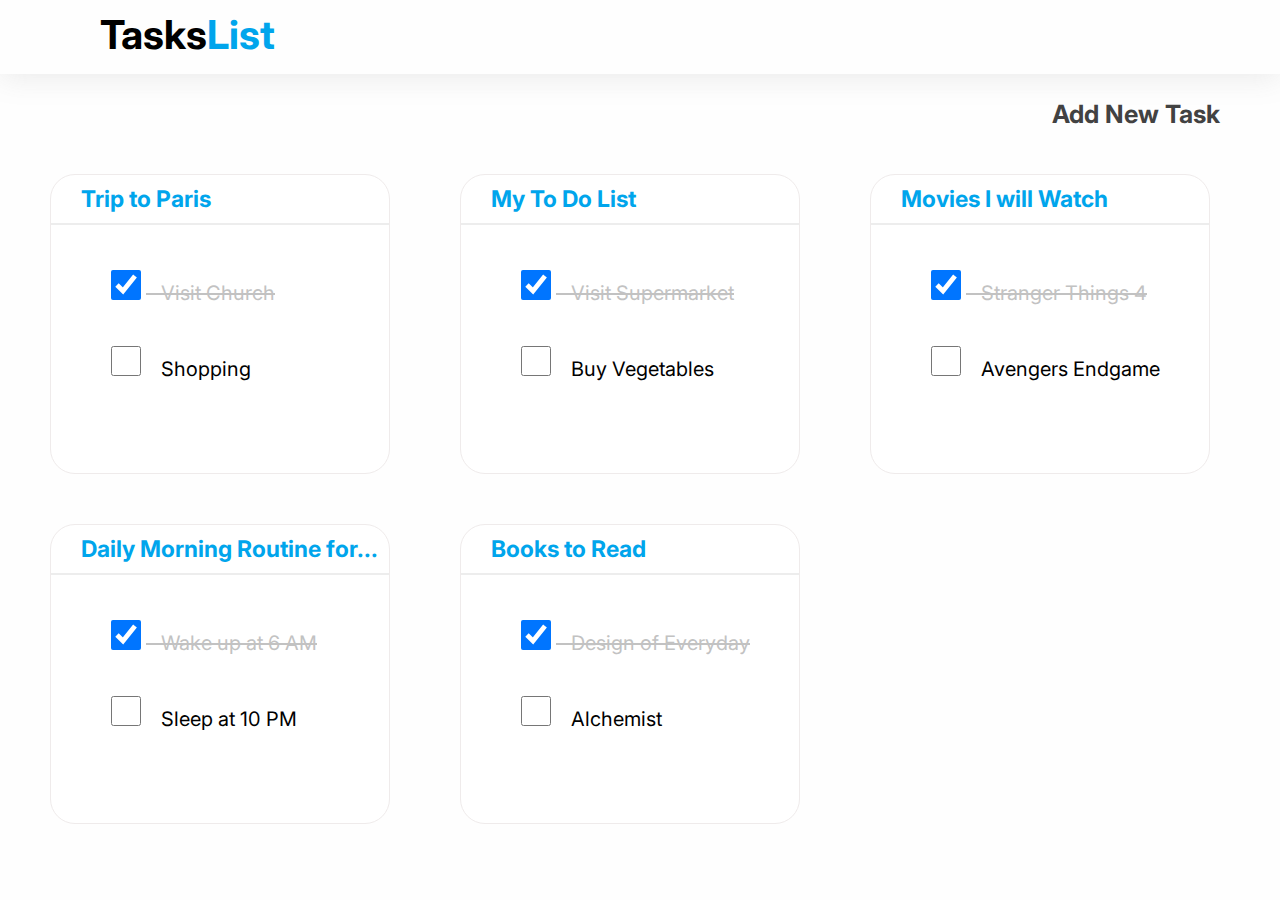
<file: index.html>
<!DOCTYPE html>
<html lang="en">
<head>
    <meta charset="UTF-8">
    <meta http-equiv="X-UA-Compatible" content="IE=edge">
    <meta name="viewport" content="width=device-width, initial-scale=1.0">
    <link rel="stylesheet" href="index.css">
    <title>To Do Web</title>
    <link rel="stylesheet" href="https://cdnjs.cloudflare.com/ajax/libs/font-awesome/6.2.0/css/all.min.css" integrity="sha512-xh6O/CkQoPOWDdYTDqeRdPCVd1SpvCA9XXcUnZS2FmJNp1coAFzvtCN9BmamE+4aHK8yyUHUSCcJHgXloTyT2A==" crossorigin="anonymous" referrerpolicy="no-referrer" />
    <link href="https://fonts.googleapis.com/css2?family=Inter&display=swap" rel="stylesheet">
    

</head>
<body>
    <div class="container9">
        <header class="header1">
            <div class="plus">
            <a class="yet" href="index1.html">
            <span style="color: black;">Tasks</span><span style="color: #00A5EC;">List</span> </a>
            </div>
        </header>
        <div class="container2">
            <div class="plus1">
                <a class="yet" href="index3.html"><i class="fa-solid fa-circle-plus text"></i>&nbsp;&nbsp;<span class="test7">Add New Task</span> </a>
            </div>
        </div>
    

        <div class="f-cards">
            <div class="card card1">
            <a href="index2.html" class="wait">Trip to Paris</a>
            <hr>
            <div class="rome">
                <form class="form">
                    <input type="checkbox" name="visit" id="visit" class="visit" checked>
                    <label for="text">&nbsp;&nbsp; Visit Church</label>
                    <br>
                    <br>
                    <input type="checkbox" name="visit1" id="visit1" class="visit1">
                    <label for="text1">&nbsp;&nbsp; Shopping</label>
                </form>
            </div>
            </div>
            <div class="card card2">
                <a href="index4.html" class="wait">My To Do List</a>
                <hr>
                <div class="rome1">
                    <form class="form1">
                        <input type="checkbox" name="visit" id="visit" class="visit" checked>
                        <label for="text">&nbsp;&nbsp; Visit Supermarket</label>
                        <br>
                        <br>
                        <input type="checkbox" name="visit1" id="visit1" class="visit1">
                        <label for="text1">&nbsp;&nbsp; Buy Vegetables</label>
                    </form>
                </div>
            </div>
            <div class="card card3">
                <a href="index5.html" class="wait">Movies I will Watch</a>
                <hr>
                <div class="rome2">
                    <form class="form2">
                        <input type="checkbox" name="visit" id="visit" class="visit" checked>
                        <label for="text">&nbsp;&nbsp; Stranger Things 4</label>
                        <br>
                        <br>
                        <input type="checkbox" name="visit1" id="visit1" class="visit1">
                        <label for="text1">&nbsp;&nbsp; Avengers Endgame</label>
                    </form>
                </div>
            </div>
            <div class="card card4">
                <a href="index6.html" class="wait">Daily Morning Routine for...</a>
                <hr>
                <div class="rome3">
                    <form class="form3">
                        <input type="checkbox" name="visit" id="visit" class="visit" checked>
                        <label for="text">&nbsp;&nbsp; Wake up at 6 AM</label>
                        <br>
                        <br>
                        <input type="checkbox" name="visit1" id="visit1" class="visit1">
                        <label for="text1">&nbsp;&nbsp; Sleep at 10 PM</label>
                    </form>
                </div>
            </div>
            <div class="card card5">
                <a href="index7.html" class="wait">Books to Read</a>
                <hr>
                <div class="rome4">
                    <form class="form4">
                        <input type="checkbox" name="visit" id="visit" class="visit" checked>
                        <label for="text">&nbsp;&nbsp; Design of Everyday</label>
                        <br>
                        <br>
                        <input type="checkbox" name="visit1" id="visit1" class="visit1">
                        <label for="text1">&nbsp;&nbsp;  Alchemist</label>
                    </form>
                </div>
            </div>
        </div>
    </div>  

</body>
</html>
</file>
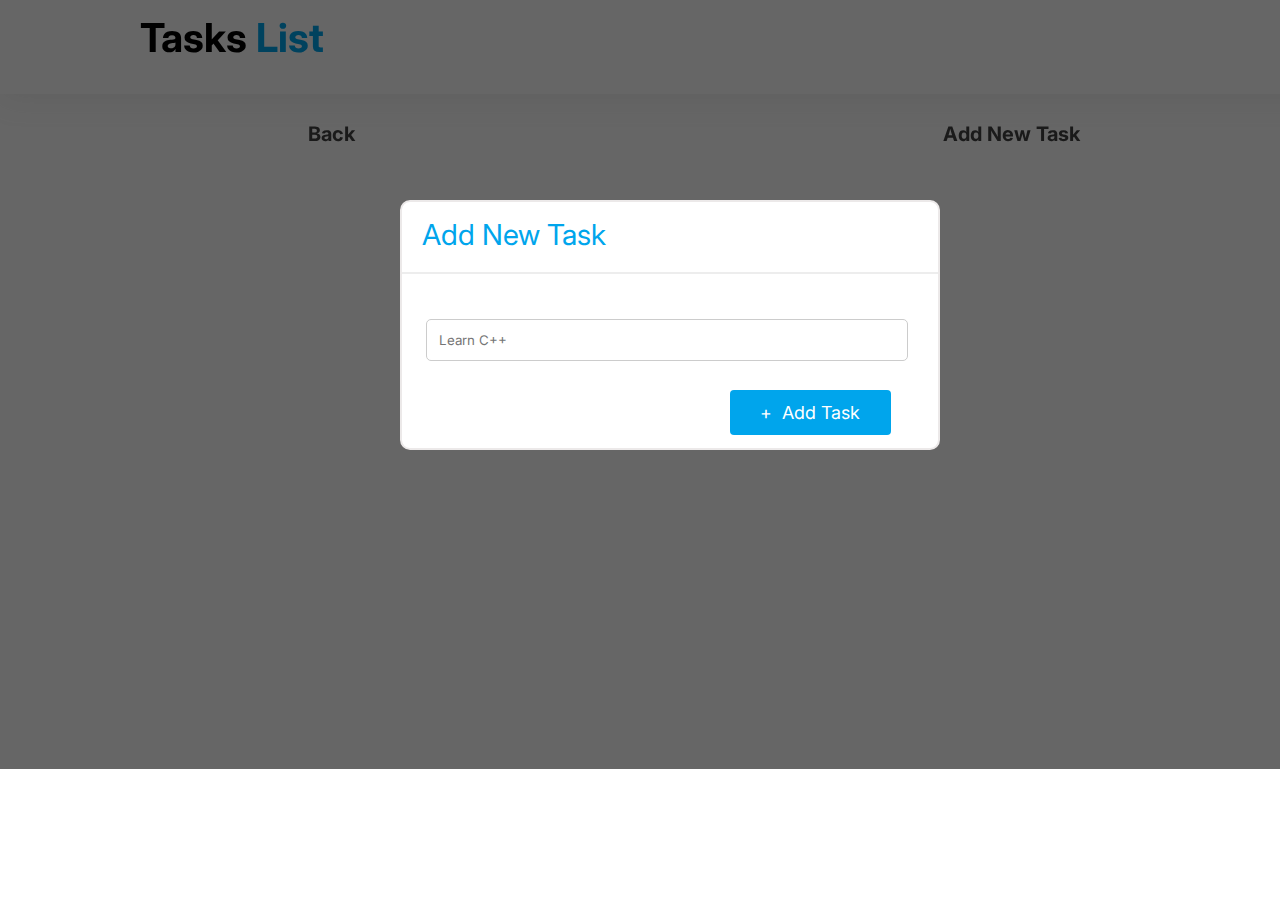
<file: index1.html>
<!DOCTYPE html>
<html lang="en">
<head>
    <meta charset="UTF-8">
    <meta http-equiv="X-UA-Compatible" content="IE=edge">
    <meta name="viewport" content="width=device-width, initial-scale=1.0">
    <link rel="stylesheet" href="index.css">
    <title>Document</title>
    <link rel="stylesheet" href="https://cdnjs.cloudflare.com/ajax/libs/font-awesome/6.2.0/css/all.min.css" integrity="sha512-xh6O/CkQoPOWDdYTDqeRdPCVd1SpvCA9XXcUnZS2FmJNp1coAFzvtCN9BmamE+4aHK8yyUHUSCcJHgXloTyT2A==" crossorigin="anonymous" referrerpolicy="no-referrer" />
    <link href="https://fonts.googleapis.com/css2?family=Inter&display=swap" rel="stylesheet">
</head>
<body>
    <div class="dan" style="filter:brightness(40%);">
    <div class="container1">
        <header class="test">
            <span style="color:black;">Tasks </span><span style="color:#00A5EC;">List</span>  
        </header>
        <div class="ndlayer">
            <a href="./index.html" class="counter1 link1">
                <div class="fog">
                <i class="fas fa-arrow-circle-left fa-lg"></i>&nbsp;&nbsp;<span class="add1">Back</span> 
                </div> 
            </a>
            <a href="./index1.html" class="counter link2">
                <div class="fog1">
                <i class="fas fa-plus-circle fa-lg"></i>&nbsp;&nbsp;<span class="add">Add New Task</span> 
                </div> 
            </a>
        </div>
        <div class="flex-cards">
            <div class="cards">
            <h2 class="pack">Trip to Paris</h2>
            <hr>
            <div class="rare">
                <form class="form">
                    <input type="checkbox" name="firm" id="firm" class="firm" checked>
                    <label for="text">&nbsp;&nbsp; Visit Church</label>
                    <br>
                    <br>
                    <input type="checkbox" name="firm1" id="firm1" class="firm1">
                    <label for="text">&nbsp;&nbsp; Shopping</label>
                </form>
            </div>
            </div>
        
    </div>
</div>
</div>


<div class="add-container">
    <div class="layout">
        <div class="box">
            <div class="text">Add New Task</div>
                    <div class="icon"><a href="./index.html"><i class="fas fa-times"></i></a>
                    </div>
                    <hr>
                <div class="task-body">
                    <form action="./index.html">
                        <input type="text" name="course" id="course" placeholder="Learn C++">
                        <input type="submit" class="done" value="+  Add Task">
            </div>
    </div>
</div>    

</body>
</html>
</file>
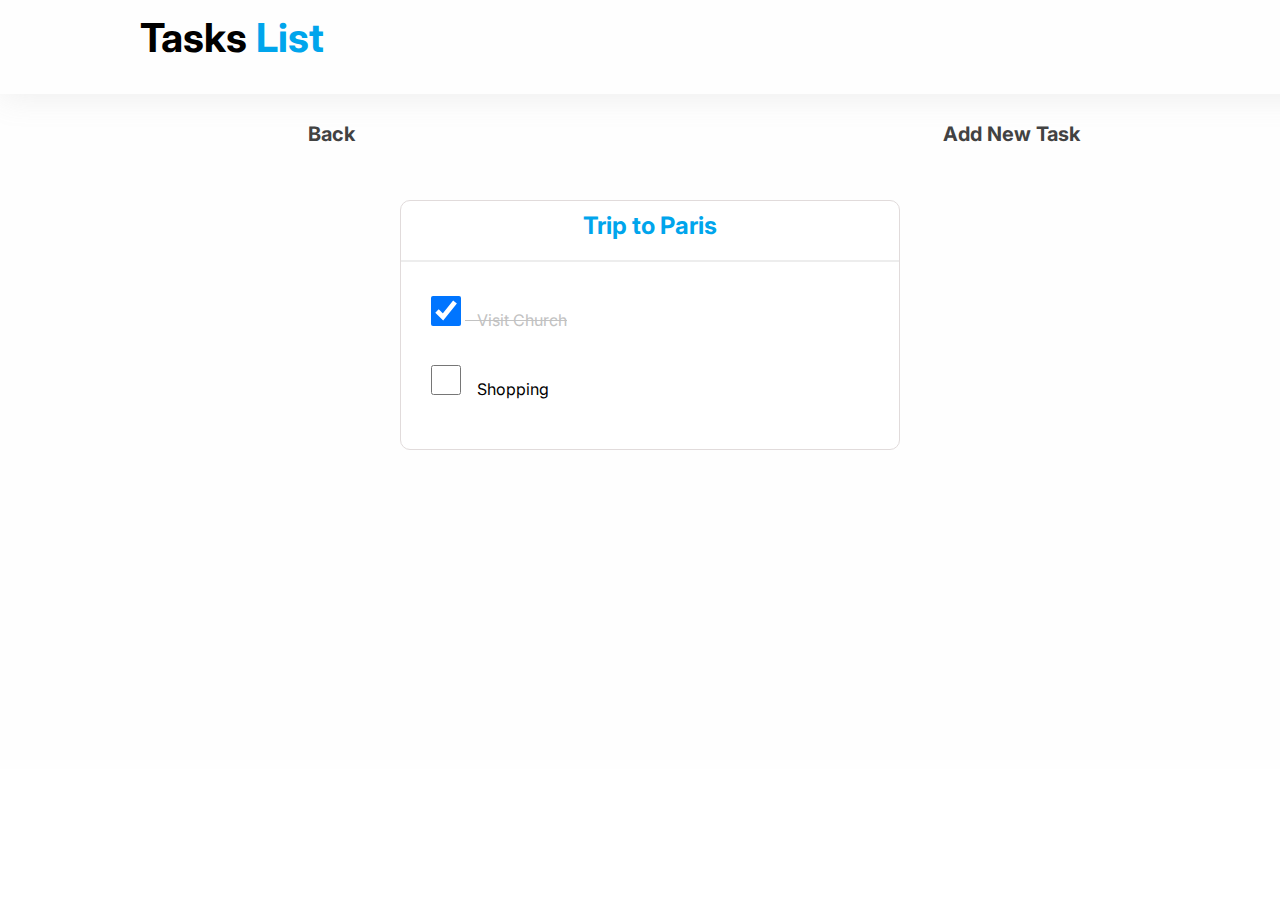
<file: index2.html>
<!DOCTYPE html>
<html lang="en">
<head>
    <meta charset="UTF-8">
    <meta http-equiv="X-UA-Compatible" content="IE=edge">
    <meta name="viewport" content="width=device-width, initial-scale=1.0">
    <link rel="stylesheet" href="index.css">
    <title>Document</title>
    <link rel="stylesheet" href="https://cdnjs.cloudflare.com/ajax/libs/font-awesome/6.2.0/css/all.min.css" integrity="sha512-xh6O/CkQoPOWDdYTDqeRdPCVd1SpvCA9XXcUnZS2FmJNp1coAFzvtCN9BmamE+4aHK8yyUHUSCcJHgXloTyT2A==" crossorigin="anonymous" referrerpolicy="no-referrer" />
    <link href="https://fonts.googleapis.com/css2?family=Inter&display=swap" rel="stylesheet">
</head>
<body>
    <div class="container1">
        <header class="test">
            <span style="color:black;">Tasks </span><span style="color:#00A5EC;">List</span>  
        </header>
        <div class="ndlayer">
            <a href="./index.html" class="counter1 link1">
                <div class="fog">
                <i class="fas fa-arrow-circle-left fa-lg"></i>&nbsp;&nbsp;<span class="add1">Back</span> 
                </div> 
            </a>
            <a href="./index1.html" class="counter link2">
                <div class="fog1">
                <i class="fas fa-plus-circle fa-lg"></i>&nbsp;&nbsp;<span class="add">Add New Task</span> 
                </div> 
            </a>
        </div>
        <div class="flex-cards">
            <div class="cards">
            <h2 class="pack">Trip to Paris</h2>
            <hr>
            <div class="rare">
                <form class="form">
                    <input type="checkbox" name="firm" id="firm" class="firm" checked>
                    <label for="text">&nbsp;&nbsp; Visit Church</label>
                    <br>
                    <br>
                    <input type="checkbox" name="firm1" id="firm1" class="firm1">
                    <label for="text">&nbsp;&nbsp; Shopping</label>
                </form>
            </div>
            </div>
        
    </div>
</body>
</html>
</file>
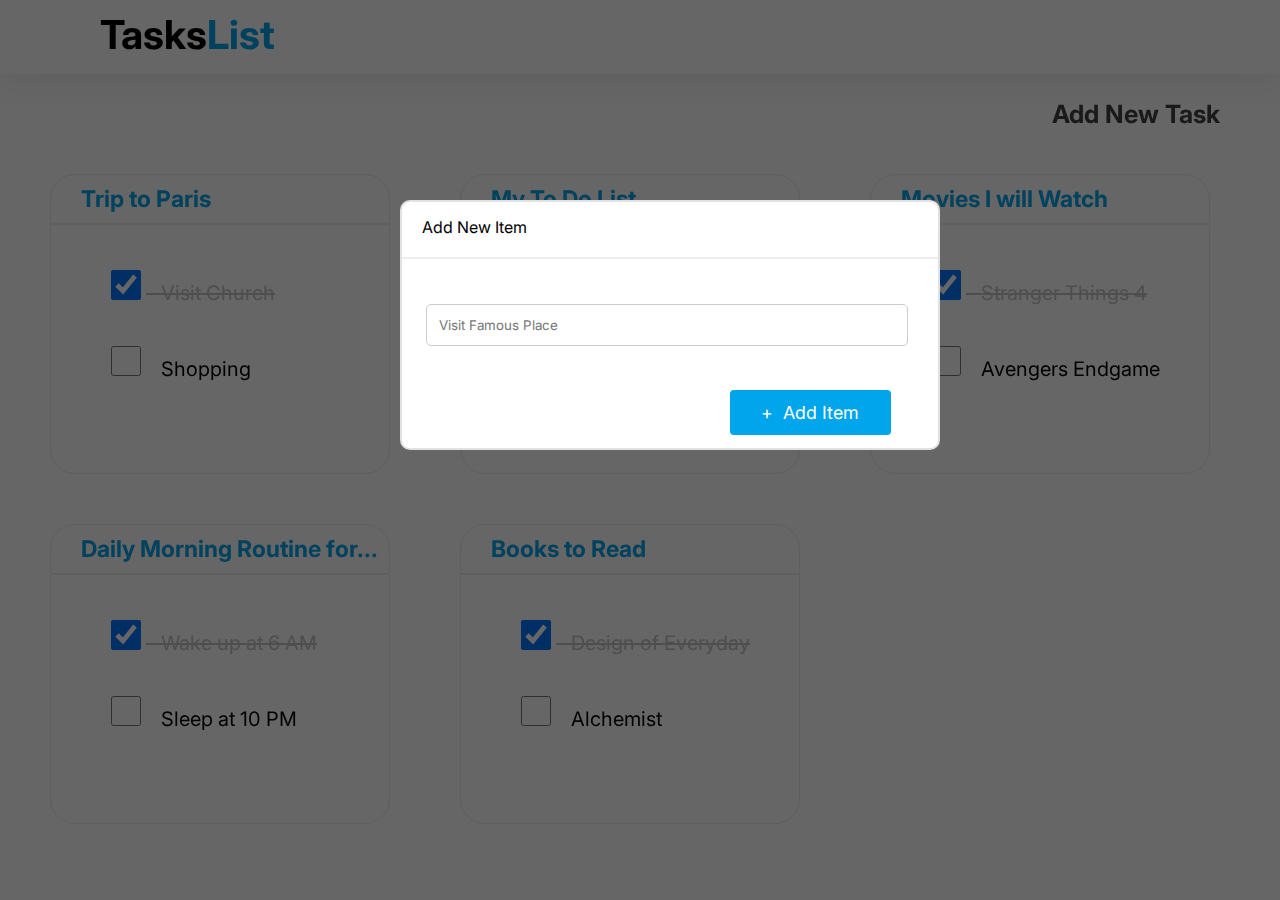
<file: index3.html>
<!DOCTYPE html>
<html lang="en">
<head>
    <meta charset="UTF-8">
    <meta http-equiv="X-UA-Compatible" content="IE=edge">
    <meta name="viewport" content="width=device-width, initial-scale=1.0">
    <link rel="stylesheet" href="index.css">
    <title>Document</title>
    <link rel="stylesheet" href="https://cdnjs.cloudflare.com/ajax/libs/font-awesome/6.2.0/css/all.min.css" integrity="sha512-xh6O/CkQoPOWDdYTDqeRdPCVd1SpvCA9XXcUnZS2FmJNp1coAFzvtCN9BmamE+4aHK8yyUHUSCcJHgXloTyT2A==" crossorigin="anonymous" referrerpolicy="no-referrer" />
    <link href="https://fonts.googleapis.com/css2?family=Inter&display=swap" rel="stylesheet">
</head>
<body>
    <div class="row" style="filter: brightness(40%);">
        <div class="container9">
            <header class="header1">
                <div class="plus">
                <a class="yet" href="index1.html">
                <span style="color: black;">Tasks</span><span style="color: #00A5EC;">List</span> </a>
                </div>
            </header>
            <div class="container2">
                <div class="plus1">
                    <a class="yet" href="index3.html"><i class="fa-solid fa-circle-plus text"></i>&nbsp;&nbsp;<span class="test7">Add New Task</span> </a>
                </div>
            </div>
        
    
            <div class="f-cards">
                <div class="card card1">
                <a href="index2.html" class="wait">Trip to Paris</a>
                <hr>
                <div class="rome">
                    <form class="form">
                        <input type="checkbox" name="visit" id="visit" class="visit" checked>
                        <label for="text">&nbsp;&nbsp; Visit Church</label>
                        <br>
                        <br>
                        <input type="checkbox" name="visit1" id="visit1" class="visit1">
                        <label for="text1">&nbsp;&nbsp; Shopping</label>
                    </form>
                </div>
                </div>
                <div class="card card2">
                    <a href="index4.html" class="wait">My To Do List</a>
                    <hr>
                    <div class="rome1">
                        <form class="form1">
                            <input type="checkbox" name="visit" id="visit" class="visit" checked>
                            <label for="text">&nbsp;&nbsp; Visit Supermarket</label>
                            <br>
                            <br>
                            <input type="checkbox" name="visit1" id="visit1" class="visit1">
                            <label for="text1">&nbsp;&nbsp; Buy Vegetables</label>
                        </form>
                    </div>
                </div>
                <div class="card card3">
                    <a href="index5.html" class="wait">Movies I will Watch</a>
                    <hr>
                    <div class="rome2">
                        <form class="form2">
                            <input type="checkbox" name="visit" id="visit" class="visit" checked>
                            <label for="text">&nbsp;&nbsp; Stranger Things 4</label>
                            <br>
                            <br>
                            <input type="checkbox" name="visit1" id="visit1" class="visit1">
                            <label for="text1">&nbsp;&nbsp; Avengers Endgame</label>
                        </form>
                    </div>
                </div>
                <div class="card card4">
                    <a href="index6.html" class="wait">Daily Morning Routine for...</a>
                    <hr>
                    <div class="rome3">
                        <form class="form3">
                            <input type="checkbox" name="visit" id="visit" class="visit" checked>
                            <label for="text">&nbsp;&nbsp; Wake up at 6 AM</label>
                            <br>
                            <br>
                            <input type="checkbox" name="visit1" id="visit1" class="visit1">
                            <label for="text1">&nbsp;&nbsp; Sleep at 10 PM</label>
                        </form>
                    </div>
                </div>
                <div class="card card5">
                    <a href="index7.html" class="wait">Books to Read</a>
                    <hr>
                    <div class="rome4">
                        <form class="form4">
                            <input type="checkbox" name="visit" id="visit" class="visit" checked>
                            <label for="text">&nbsp;&nbsp; Design of Everyday</label>
                            <br>
                            <br>
                            <input type="checkbox" name="visit1" id="visit1" class="visit1">
                            <label for="text1">&nbsp;&nbsp;  Alchemist</label>
                        </form>
                    </div>
                </div>
            </div>
        </div>  
    
</div>

    <div class="add-container1">
        <div class="layout1">
            <div class="box1">
                <div class="text1">Add New Item</div>
                        <div class="icon1"><a href="./index.html"><i class="fas fa-times"></i></a>
                        </div>
                        <hr>
                    <div class="task-body1">
                        <form action="./index.html">
                            <input type="text" name="course1" id="course1" placeholder="Visit Famous Place">
                            <input type="submit" class="done" value="+  Add Item">
                </div>
        </div>
    </div>    
    
</body>
</html>
</file>
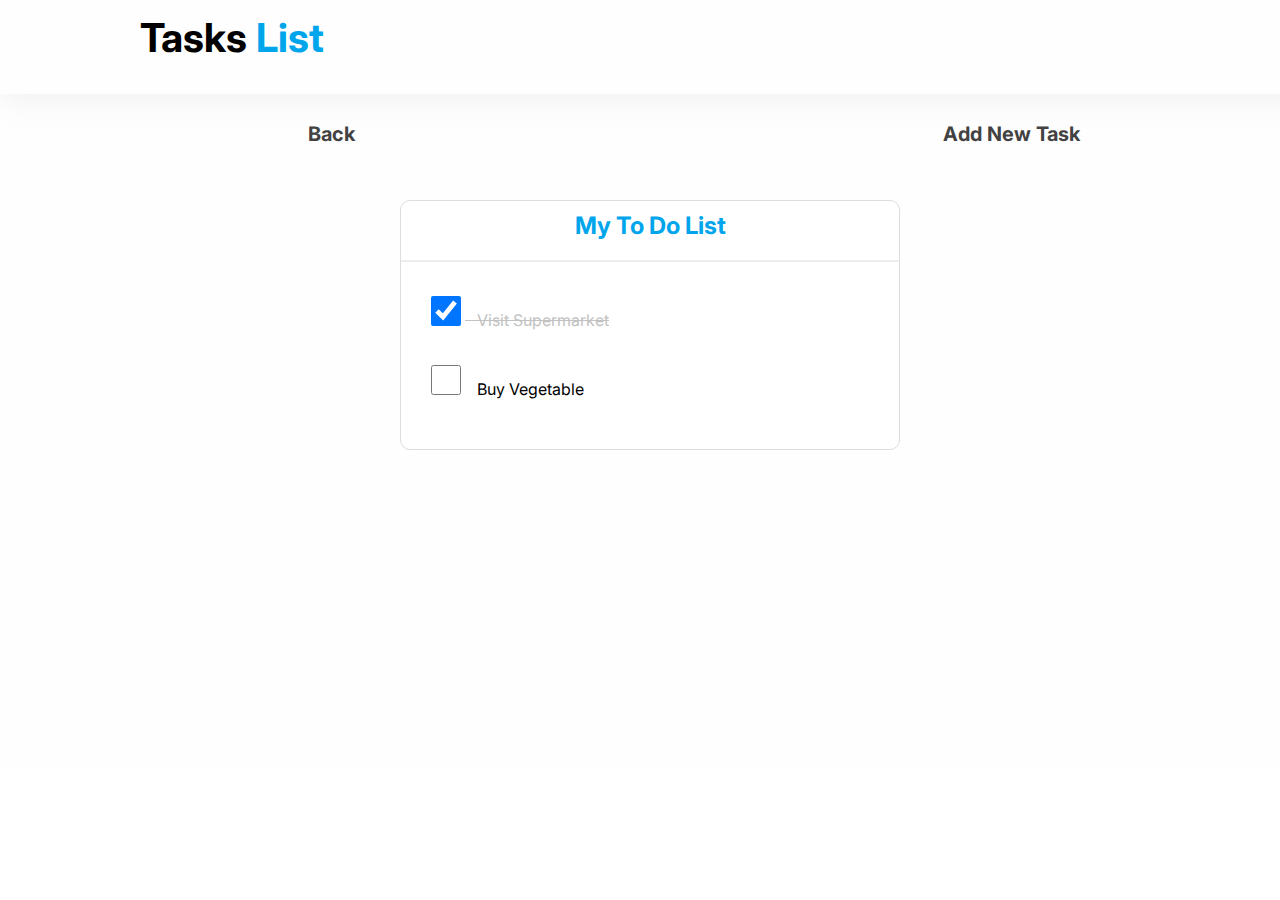
<file: index4.html>
<!DOCTYPE html>
<html lang="en">
<head>
    <meta charset="UTF-8">
    <meta http-equiv="X-UA-Compatible" content="IE=edge">
    <meta name="viewport" content="width=device-width, initial-scale=1.0">
    <link rel="stylesheet" href="index.css">
    <title>Document</title>
    <link rel="stylesheet" href="https://cdnjs.cloudflare.com/ajax/libs/font-awesome/6.2.0/css/all.min.css" integrity="sha512-xh6O/CkQoPOWDdYTDqeRdPCVd1SpvCA9XXcUnZS2FmJNp1coAFzvtCN9BmamE+4aHK8yyUHUSCcJHgXloTyT2A==" crossorigin="anonymous" referrerpolicy="no-referrer" />
    <link href="https://fonts.googleapis.com/css2?family=Inter&display=swap" rel="stylesheet">
</head>
<body>
    <div class="container1">
        <header class="test">
            <span style="color:black;">Tasks </span><span style="color:#00A5EC;">List</span>  
        </header>
        <div class="ndlayer">
            <a href="./index.html" class="counter1 link1">
                <div class="fog">
                <i class="fas fa-arrow-circle-left fa-lg"></i>&nbsp;&nbsp;<span class="add1">Back</span> 
                </div> 
            </a>
            <a href="./index1.html" class="counter link2">
                <div class="fog1">
                <i class="fas fa-plus-circle fa-lg"></i>&nbsp;&nbsp;<span class="add">Add New Task</span> 
                </div> 
            </a>
        </div>
        <div class="flex-cards">
            <div class="cards">
            <h2 class="pack">My To Do List</h2>
            <hr>
            <div class="rare">
                <form class="form">
                    <input type="checkbox" name="firm" id="firm" class="firm" checked>
                    <label for="text">&nbsp;&nbsp; Visit Supermarket</label>
                    <br>
                    <br>
                    <input type="checkbox" name="firm1" id="firm1" class="firm1">
                    <label for="text">&nbsp;&nbsp; Buy Vegetable</label>
                </form>
            </div>
            </div>
        
    </div>
</body>
</html>
</file>
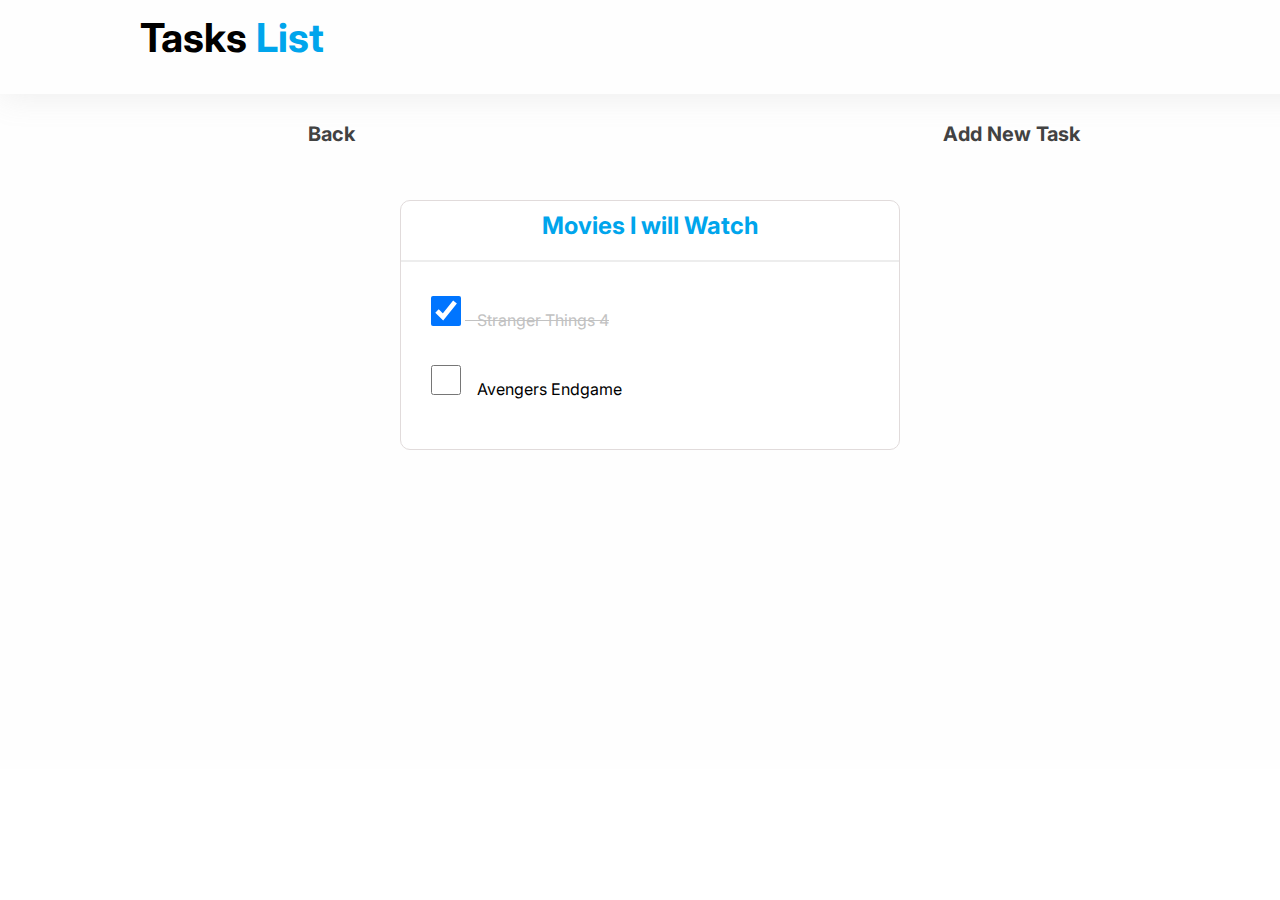
<file: index5.html>
<!DOCTYPE html>
<html lang="en">
<head>
    <meta charset="UTF-8">
    <meta http-equiv="X-UA-Compatible" content="IE=edge">
    <meta name="viewport" content="width=device-width, initial-scale=1.0">
    <link rel="stylesheet" href="index.css">
    <title>Document</title>
    <link rel="stylesheet" href="https://cdnjs.cloudflare.com/ajax/libs/font-awesome/6.2.0/css/all.min.css" integrity="sha512-xh6O/CkQoPOWDdYTDqeRdPCVd1SpvCA9XXcUnZS2FmJNp1coAFzvtCN9BmamE+4aHK8yyUHUSCcJHgXloTyT2A==" crossorigin="anonymous" referrerpolicy="no-referrer" />
    <link href="https://fonts.googleapis.com/css2?family=Inter&display=swap" rel="stylesheet">
</head>
<body>
    <div class="container1">
        <header class="test">
            <span style="color:black;">Tasks </span><span style="color:#00A5EC;">List</span>  
        </header>
        <div class="ndlayer">
            <a href="./index.html" class="counter1 link1">
                <div class="fog">
                <i class="fas fa-arrow-circle-left fa-lg"></i>&nbsp;&nbsp;<span class="add1">Back</span> 
                </div> 
            </a>
            <a href="./index1.html" class="counter link2">
                <div class="fog1">
                <i class="fas fa-plus-circle fa-lg"></i>&nbsp;&nbsp;<span class="add">Add New Task</span> 
                </div> 
            </a>
        </div>
        <div class="flex-cards">
            <div class="cards">
            <h2 class="pack">Movies I will Watch</h2>
            <hr>
            <div class="rare">
                <form class="form">
                    <input type="checkbox" name="firm" id="firm" class="firm" checked>
                    <label for="text">&nbsp;&nbsp; Stranger Things 4</label>
                    <br>
                    <br>
                    <input type="checkbox" name="firm1" id="firm1" class="firm1">
                    <label for="text">&nbsp;&nbsp; Avengers Endgame</label>
                </form>
            </div>
            </div>
        
    </div>
</body>
</html>
</file>
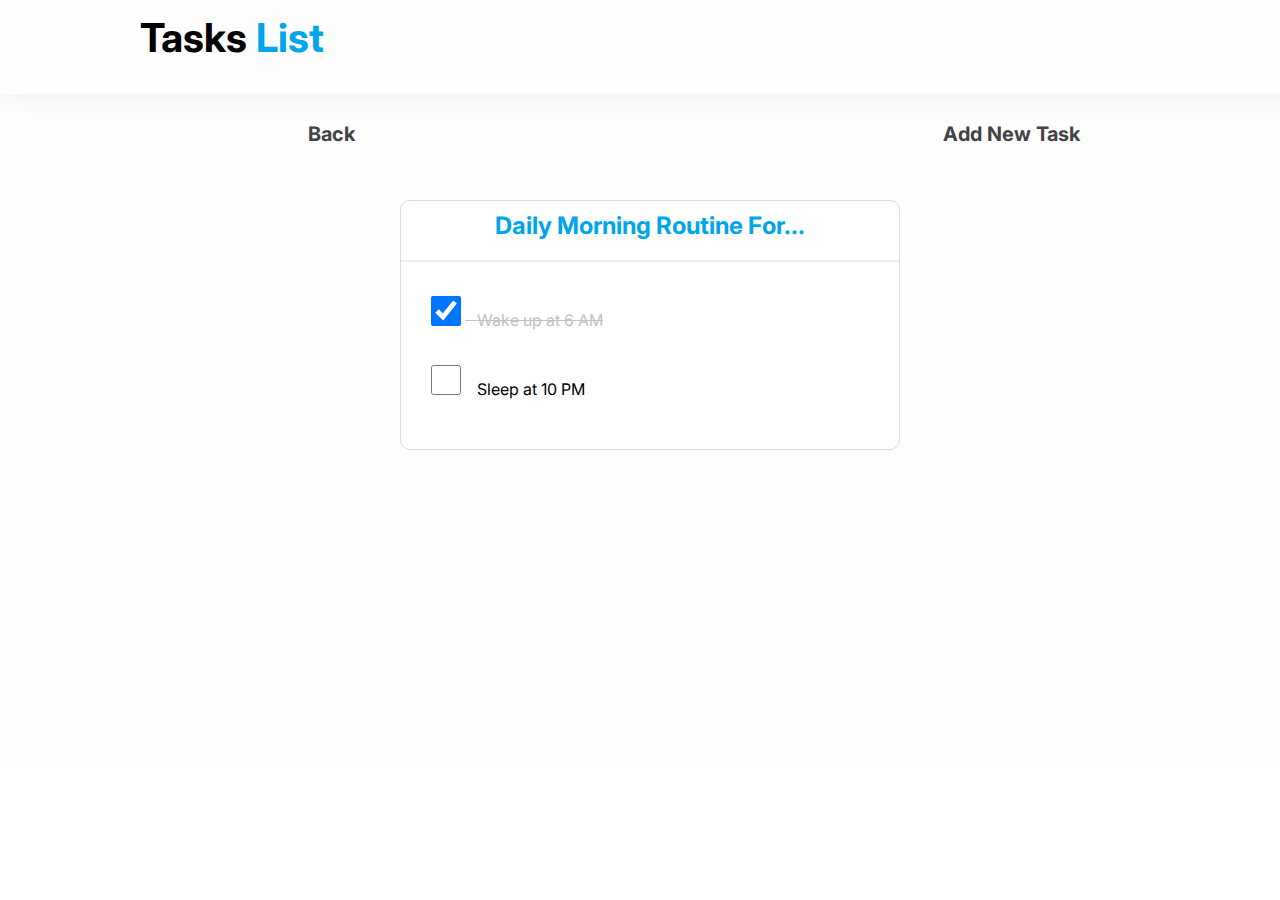
<file: index6.html>
<!DOCTYPE html>
<html lang="en">
<head>
    <meta charset="UTF-8">
    <meta http-equiv="X-UA-Compatible" content="IE=edge">
    <meta name="viewport" content="width=device-width, initial-scale=1.0">
    <link rel="stylesheet" href="index.css">
    <title>Document</title>
    <link rel="stylesheet" href="https://cdnjs.cloudflare.com/ajax/libs/font-awesome/6.2.0/css/all.min.css" integrity="sha512-xh6O/CkQoPOWDdYTDqeRdPCVd1SpvCA9XXcUnZS2FmJNp1coAFzvtCN9BmamE+4aHK8yyUHUSCcJHgXloTyT2A==" crossorigin="anonymous" referrerpolicy="no-referrer" />
    <link href="https://fonts.googleapis.com/css2?family=Inter&display=swap" rel="stylesheet">
</head>
<body>
    <div class="container1">
        <header class="test">
            <span style="color:black;">Tasks </span><span style="color:#00A5EC;">List</span>  
        </header>
        <div class="ndlayer">
            <a href="./index.html" class="counter1 link1">
                <div class="fog">
                <i class="fas fa-arrow-circle-left fa-lg"></i>&nbsp;&nbsp;<span class="add1">Back</span> 
                </div> 
            </a>
            <a href="./index1.html" class="counter link2">
                <div class="fog1">
                <i class="fas fa-plus-circle fa-lg"></i>&nbsp;&nbsp;<span class="add">Add New Task</span> 
                </div> 
            </a>
        </div>
        <div class="flex-cards">
            <div class="cards">
            <h2 class="pack">Daily Morning Routine For...</h2>
            <hr>
            <div class="rare">
                <form class="form">
                    <input type="checkbox" name="firm" id="firm" class="firm" checked>
                    <label for="text">&nbsp;&nbsp; Wake up at 6 AM</label>
                    <br>
                    <br>
                    <input type="checkbox" name="firm1" id="firm1" class="firm1">
                    <label for="text">&nbsp;&nbsp; Sleep at 10 PM</label>
                </form>
            </div>
            </div>
        
    </div>
</body>
</html>
</file>
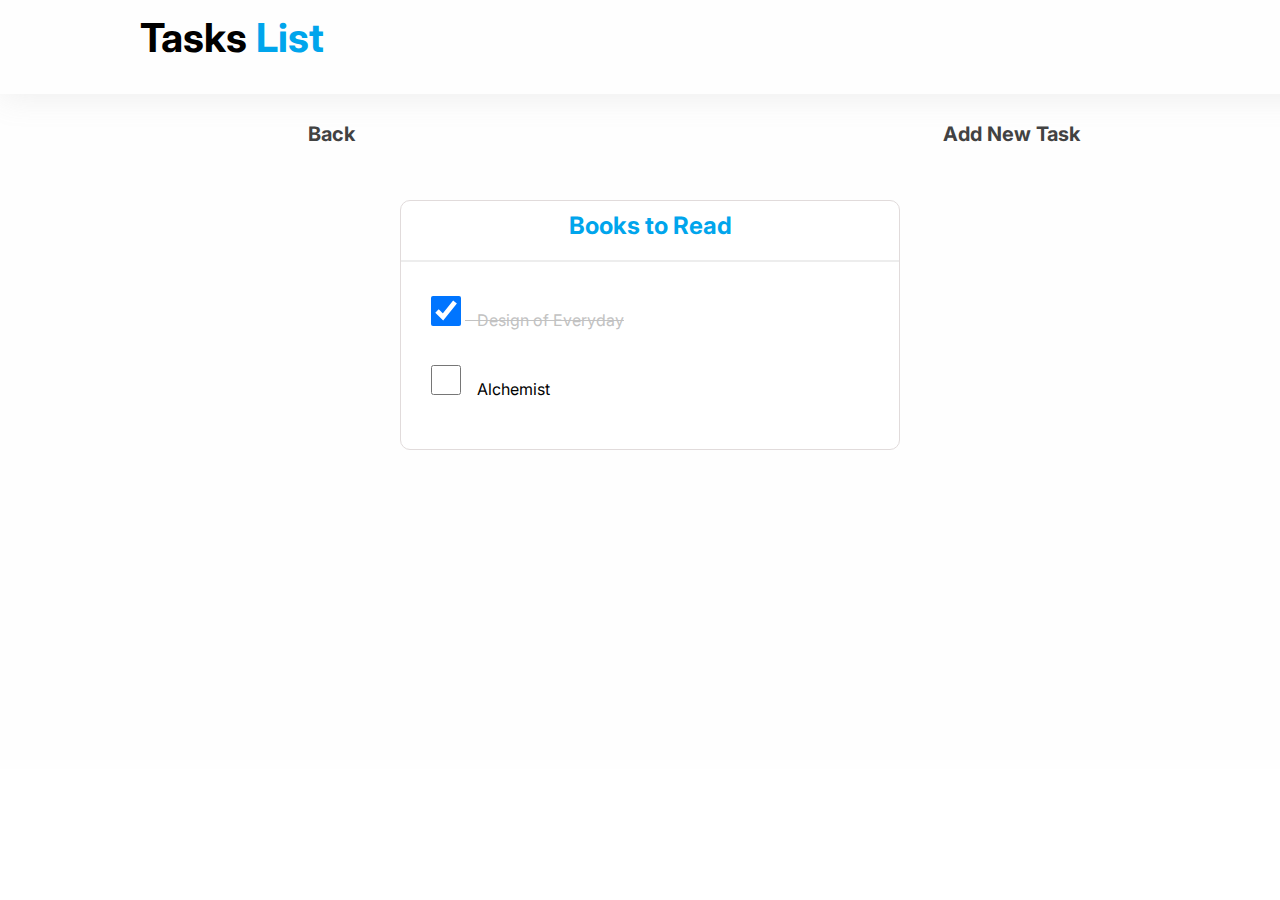
<file: index7.html>
<!DOCTYPE html>
<html lang="en">
<head>
    <meta charset="UTF-8">
    <meta http-equiv="X-UA-Compatible" content="IE=edge">
    <meta name="viewport" content="width=device-width, initial-scale=1.0">
    <link rel="stylesheet" href="index.css">
    <title>Document</title>
    <link rel="stylesheet" href="https://cdnjs.cloudflare.com/ajax/libs/font-awesome/6.2.0/css/all.min.css" integrity="sha512-xh6O/CkQoPOWDdYTDqeRdPCVd1SpvCA9XXcUnZS2FmJNp1coAFzvtCN9BmamE+4aHK8yyUHUSCcJHgXloTyT2A==" crossorigin="anonymous" referrerpolicy="no-referrer" />
    <link href="https://fonts.googleapis.com/css2?family=Inter&display=swap" rel="stylesheet">
</head>
<body>
    <div class="container1">
        <header class="test">
            <span style="color:black;">Tasks </span><span style="color:#00A5EC;">List</span>  
        </header>
        <div class="ndlayer">
            <a href="./index.html" class="counter1 link1">
                <div class="fog">
                <i class="fas fa-arrow-circle-left fa-lg"></i>&nbsp;&nbsp;<span class="add1">Back</span> 
                </div> 
            </a>
            <a href="./index1.html" class="counter link2">
                <div class="fog1">
                <i class="fas fa-plus-circle fa-lg"></i>&nbsp;&nbsp;<span class="add">Add New Task</span> 
                </div> 
            </a>
        </div>
        <div class="flex-cards">
            <div class="cards">
            <h2 class="pack">Books to Read</h2>
            <hr>
            <div class="rare">
                <form class="form">
                    <input type="checkbox" name="firm" id="firm" class="firm" checked>
                    <label for="text">&nbsp;&nbsp; Design of Everyday</label>
                    <br>
                    <br>
                    <input type="checkbox" name="firm1" id="firm1" class="firm1">
                    <label for="text">&nbsp;&nbsp; Alchemist</label>
                </form>
            </div>
            </div>
        
    </div>
</body>
</html>
</file>
<file: index.css>
* {
    margin: 0;
    padding: 0;
    box-sizing: border-box;
    font-family: 'Inter', sans-serif;
}

.container9 {
    background-color: #fefefe;
    max-width: 1300px;
    height: 900px;
    margin: auto;
    
}

.header1{
    box-shadow: 0px 3px 30px #7B7B7B29;
    padding: 15px 100px;
    padding-top: 10px;
    
}
.plus{
    font-size: 40px;
    font-weight: 700;
}
.yet{
    text-decoration: none;
    
    
}
.plus1{
    position: absolute;
    top: 90px;
    right: 60px;
}
span{
    font: normal bold 40px/49px Inter;
    letter-spacing: 0px;
    color: #424242;
}

.container2 {
    margin-top: 50px;
    margin-left: 916px;
    
}

.text{
    color: #00A5EC;
    font-size: 29px;

}
.test7{
    font-size: 25px;    
}

/* Create cards */

.f-cards{
    display: flex;
    flex-wrap: wrap;
}
.card:hover{
    box-shadow: 6px 6px 10px 10px rgb(188, 183, 183);
    cursor: pointer;
}

.card{
    width: 340px;
    height: 300px;
    background-color: white;
    border-radius: 25px;
    border: 1px solid rgb(239, 235, 235);
    margin-left: 50px;
    margin-top: 50px;

}
.card1{
    margin-right: 20px;
}
.wait{
    font-weight: bold;
    font-size: 23px;
    padding-left: 30px;
    text-decoration: none;
    color: #00A5EC;
    position: relative;
    top: 10px;
}
hr{
    border: 1px solid #EDEDED;
    margin-top: 20px;
    margin-bottom: 30px;
}
.rome{
    display: flex;
    padding-left: 30px;
    font-size: 20px;
    line-height: 25px;
}

.card2{
    margin-right: 20px;
}
.rome1{
    display: flex;
    padding-left: 30px;
    font-size: 20px;
    line-height: 25px;
}



.card3{
    margin-right: 20px;
}
.rome2{
    display: flex;
    padding-left: 30px;
    font-size: 20px;
    line-height: 25px;
}


.card4{
    margin-right: 20px;
}
.rome3{
    display: flex;
    padding-left: 30px;
    font-size: 20px;
    line-height: 25px;
}


.card5{
    margin-right: 20px;
}
.rome4{
    display: flex;
    padding-left: 30px;
    font-size: 20px;
    line-height: 25px;
}


input[type="checkbox"]:hover {
    color: #c51c1c;
    background-color: #c92929;
  }
  input[type="checkbox"] {
    margin-left: 30px;
    width: 30px;
    height: 30px;
  }
  input:checked + label {
    color: #C2C2C2;
    text-decoration: line-through;
  }


  /* 2nd page design */

  .add-container{
    position: absolute;
    top: 200px;
    left: 400px;
    width: 540px;
    height: 250px;
    background-color: white;
    border: 2px solid rgb(236, 233, 233);
    border-radius: 10px;

  }
.text{
    padding-top: 15px;
    padding-left: 20px;
  }

.icon{
    position: absolute;
    top: 15px;
    right: 20px;
    font-size: 25px;
  }
input{
    width: 90%;
    padding: 12px;
    margin-top: 15px;
    margin-left: 24px;
    display: inline-block;
    border: 1px solid #ccc;
    border-radius: 5px;
    box-sizing: border-box;
}
.done{
    width: 30%;
    background-color: #00A5EC;
    color: white;
    font-size: large;
    margin: 8px;
    border: none;
    border-radius: 4px;
    cursor: pointer;
    position: absolute;
    top: 180px;
    left: 320px;
}

/* four page design */
  
  .add-container1{
    position: absolute;
    top: 200px;
    left: 400px;
    width: 540px;
    height: 250px;
    background-color: white;
    border: 2px solid rgb(226, 224, 224);
    border-radius: 10px;
    

  }
.text1{
    padding-top: 15px;
    padding-left: 20px;
  }

.icon1{
    position: absolute;
    top: 15px;
    right: 20px;
    font-size: 25px;
  }
input{
    width: 90%;
    padding: 12px;
    margin-top: 15px;
    margin-left: 24px;
    display: inline-block;
    border: 1px solid #ccc;
    border-radius: 5px;
    box-sizing: border-box;
}
.done{
    width: 30%;
    background-color: #00A5EC;
    color: white;
    font-size: large;
    margin: 8px;
    border: none;
    border-radius: 4px;
    cursor: pointer;
    position: absolute;
    top: 180px;
    left: 320px;
}

/* third page design */

.container1{
    width: 1366px;
    height: 769px;
    background-color: #fefefe;
    opacity: 1;
    top: 0px;
    left: 0px;
}

.test{
    width: 1366px;
    height: 94px;
    box-shadow: 0px 3px 30px #9c9c9c29;
    opacity: 1;
    padding: 13px 140px;
}

.ndlayer{
    max-width: 1100px;
    margin: auto;
    padding-top: 20px;
}

.fog{
    position: absolute;
    left: 300px;
    top: 110px;
}
.fog1{
    position: absolute;
    right: 200px;
    top: 110px;
}
.add1{
    font-size: 20px;
}
.add{
    font-size: 20px;
}
.counter1{
    color: black;
}
.counter{
    color: #00A5EC;
}


 

.cards{
    border: 1px solid rgb(225, 219, 219);
    background-color:#f7f7f7;
    border-radius: 10px;
    height: 250px;
    width: 500px;
    position: absolute;
    top: 200px;
    left: 400px;
    background-color: white;
    
}

.pack{
    text-align: center;
    padding-top: 10px;
    color:#00A5EC;
    
}
.rare{
    text-align: left;
    position: absolute;
    top: 80px;
    
}
</file>
